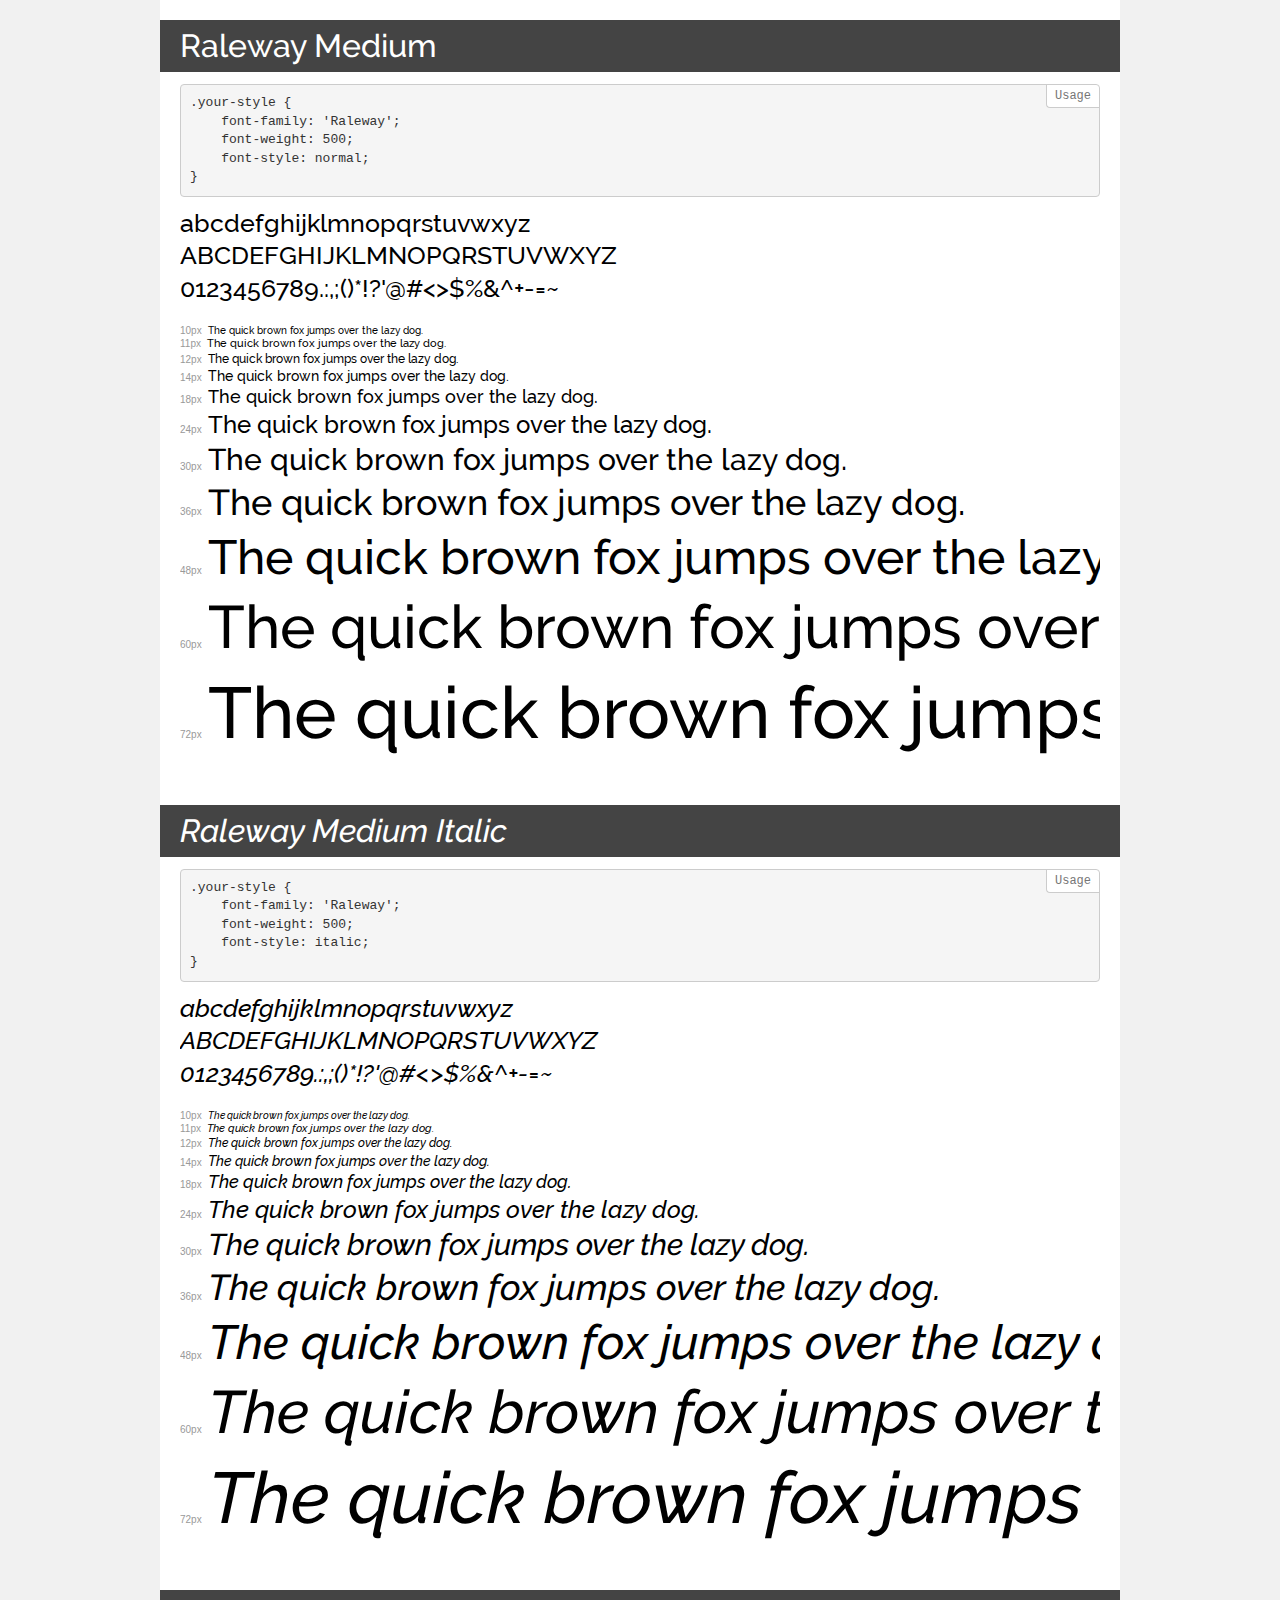
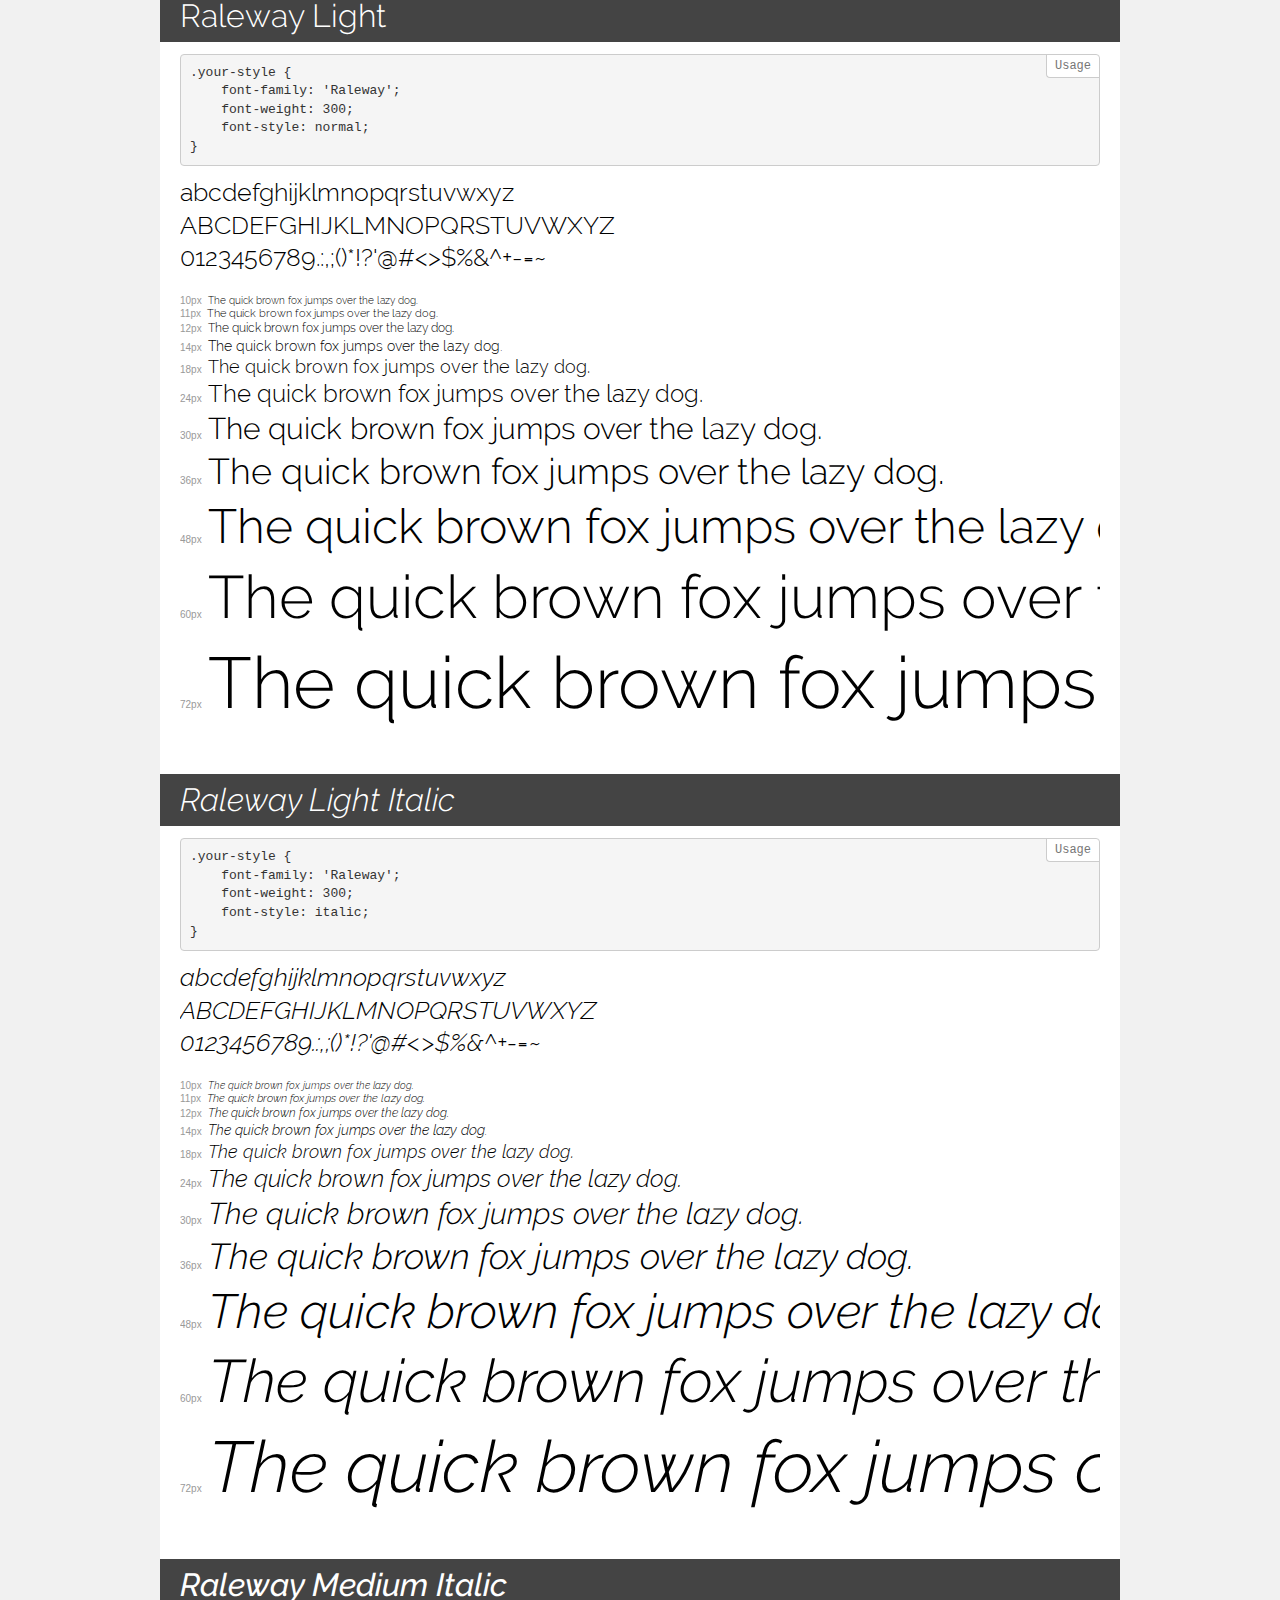
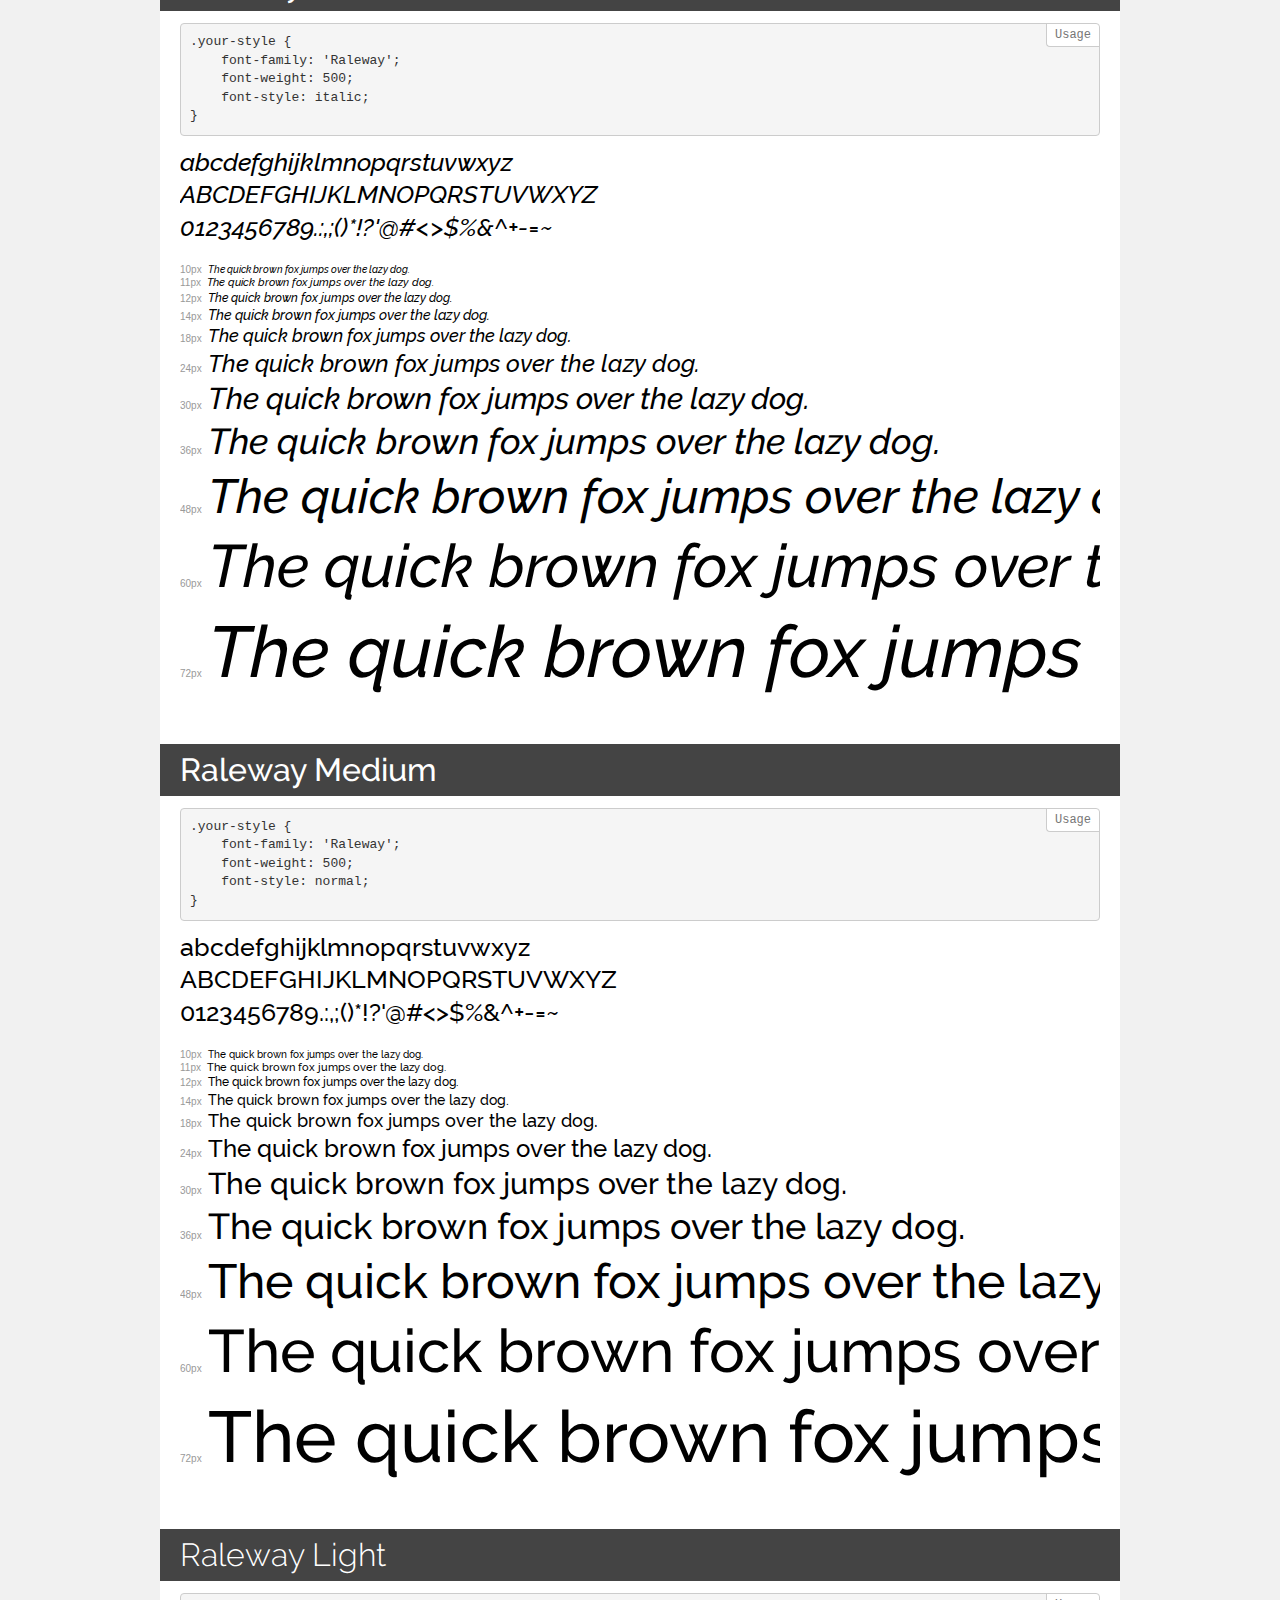
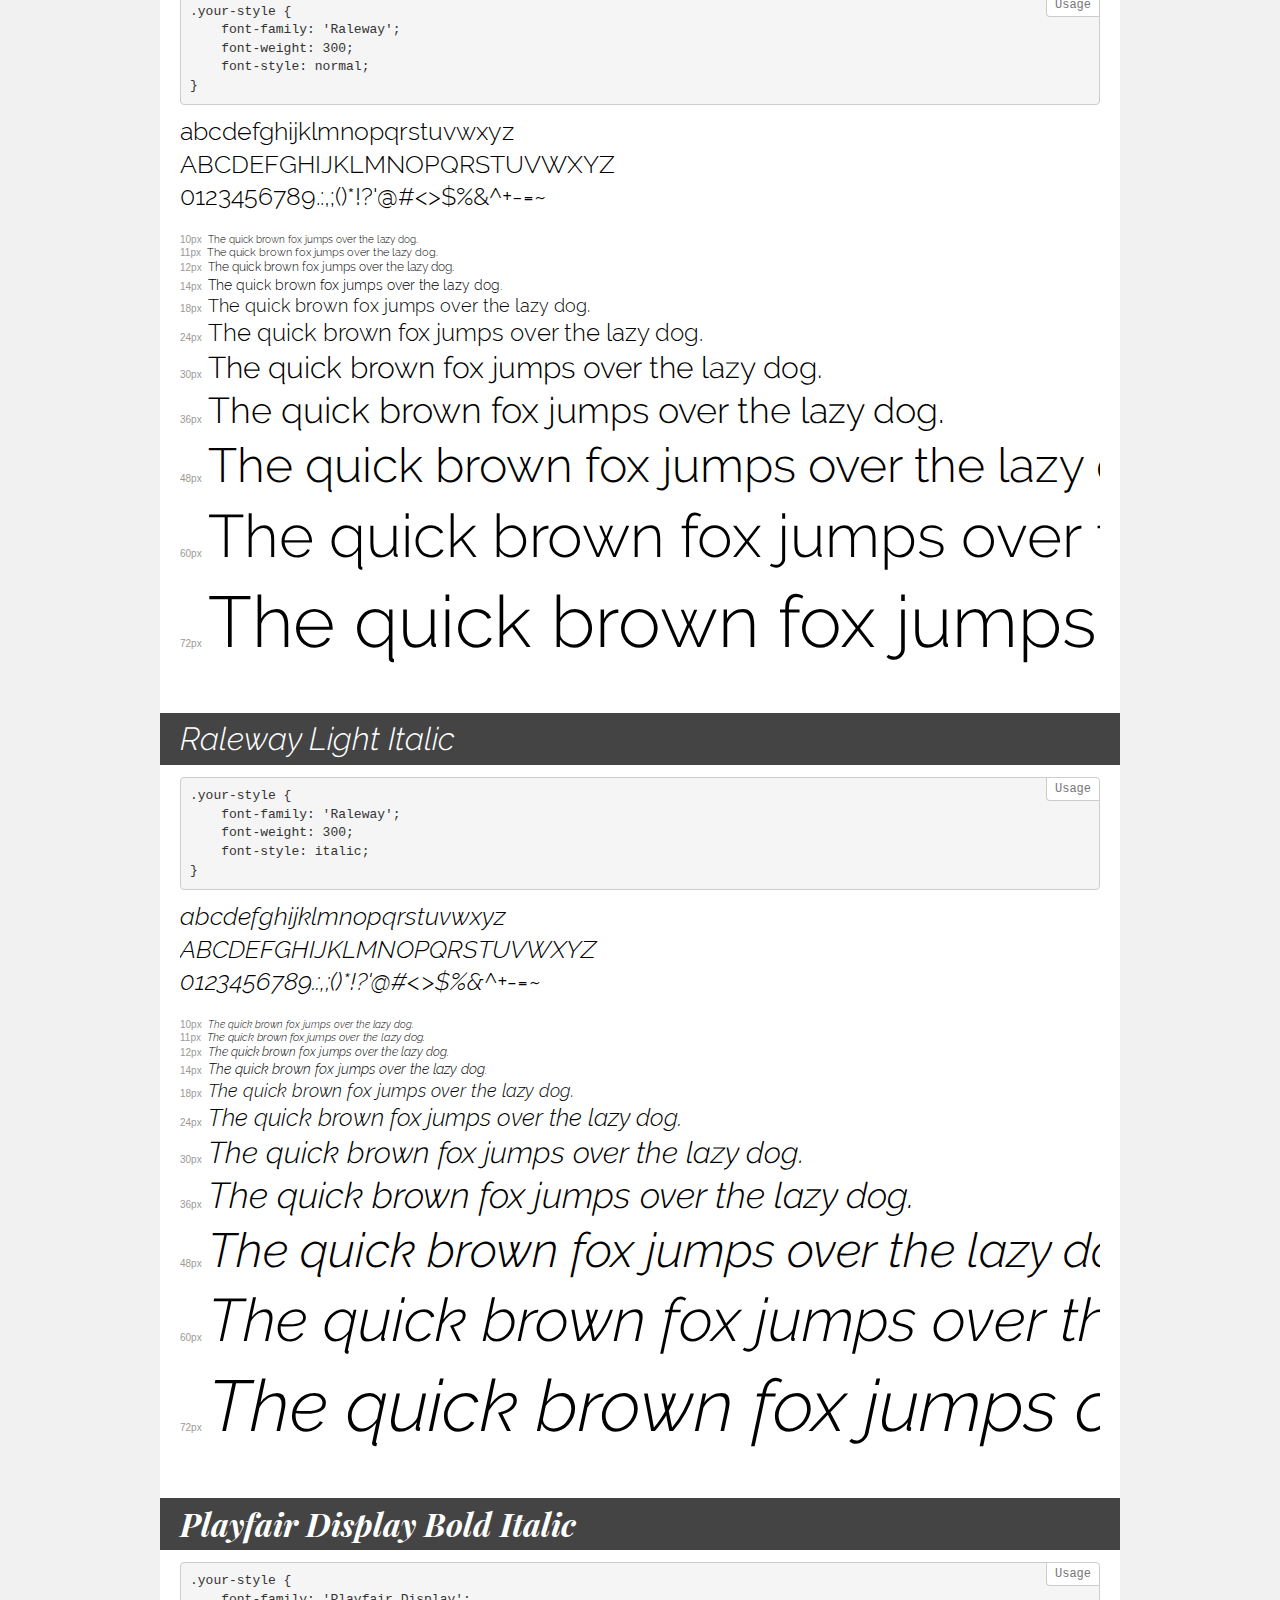
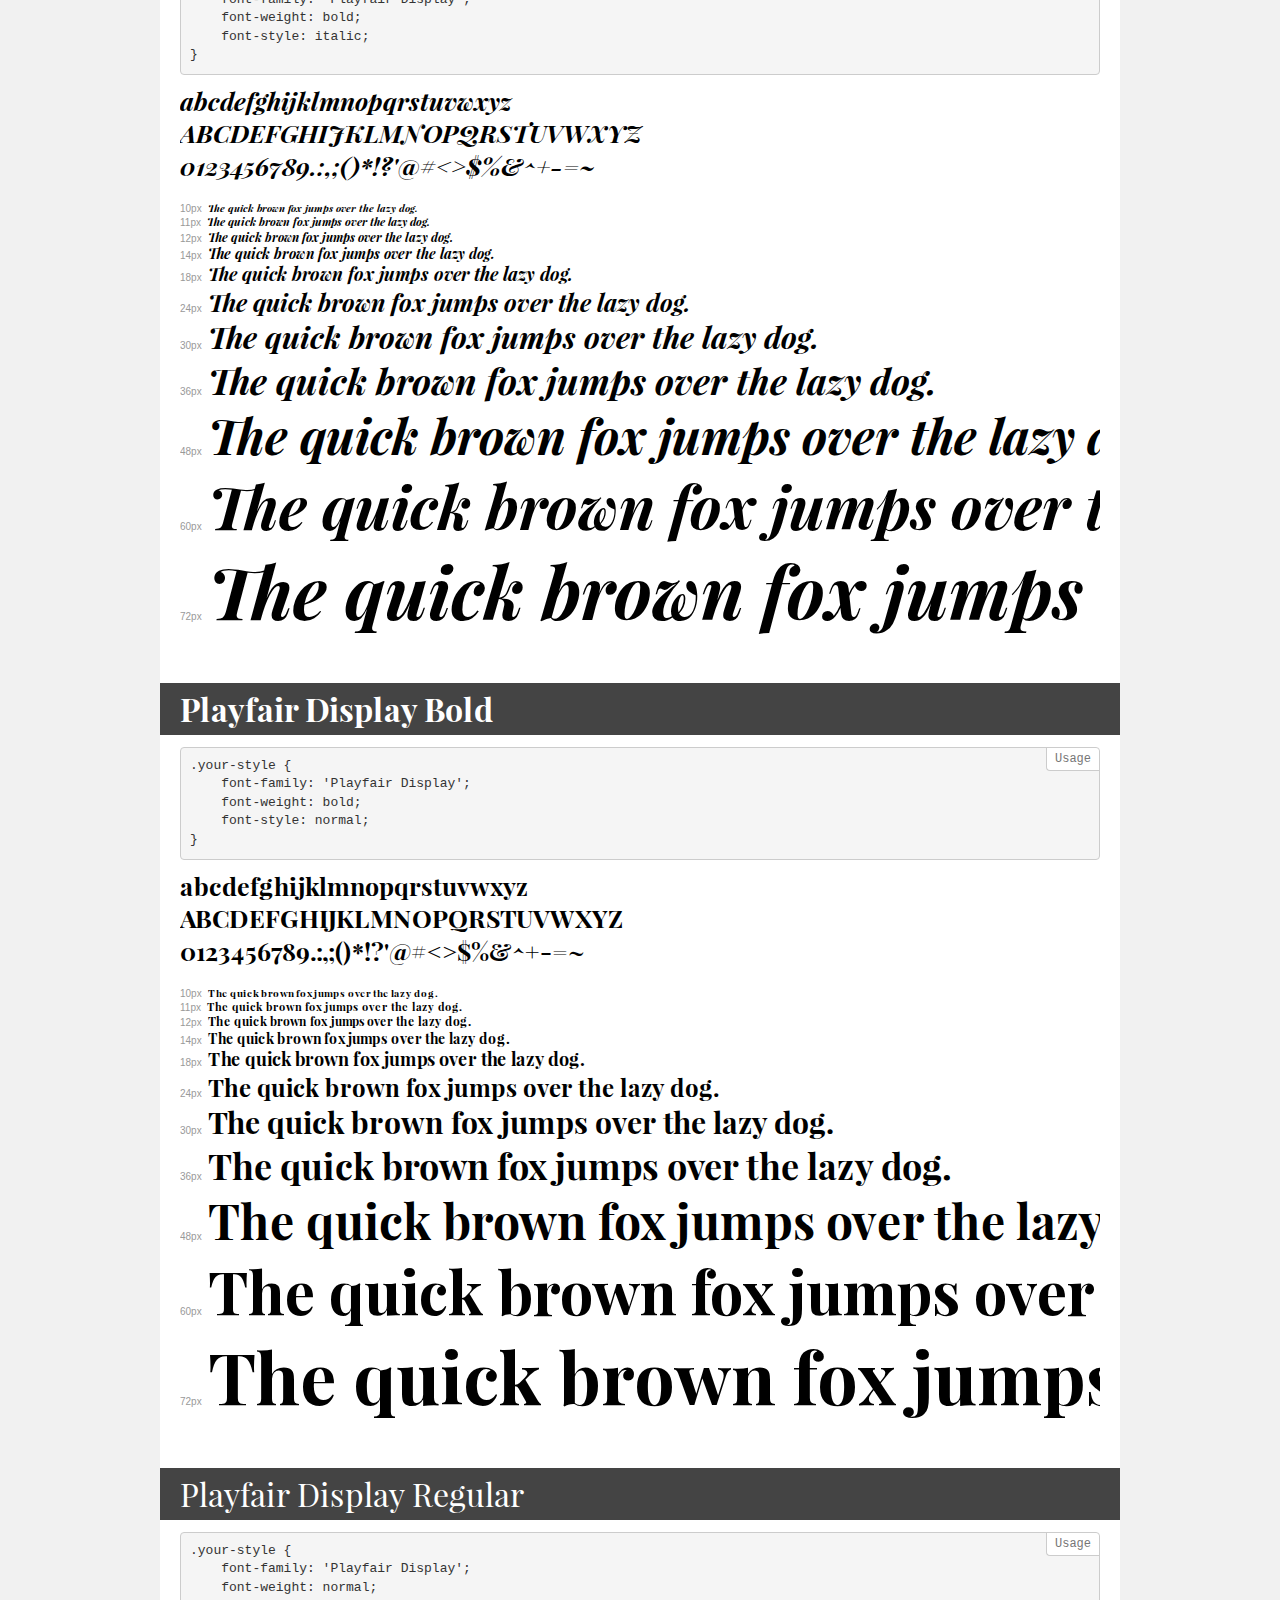
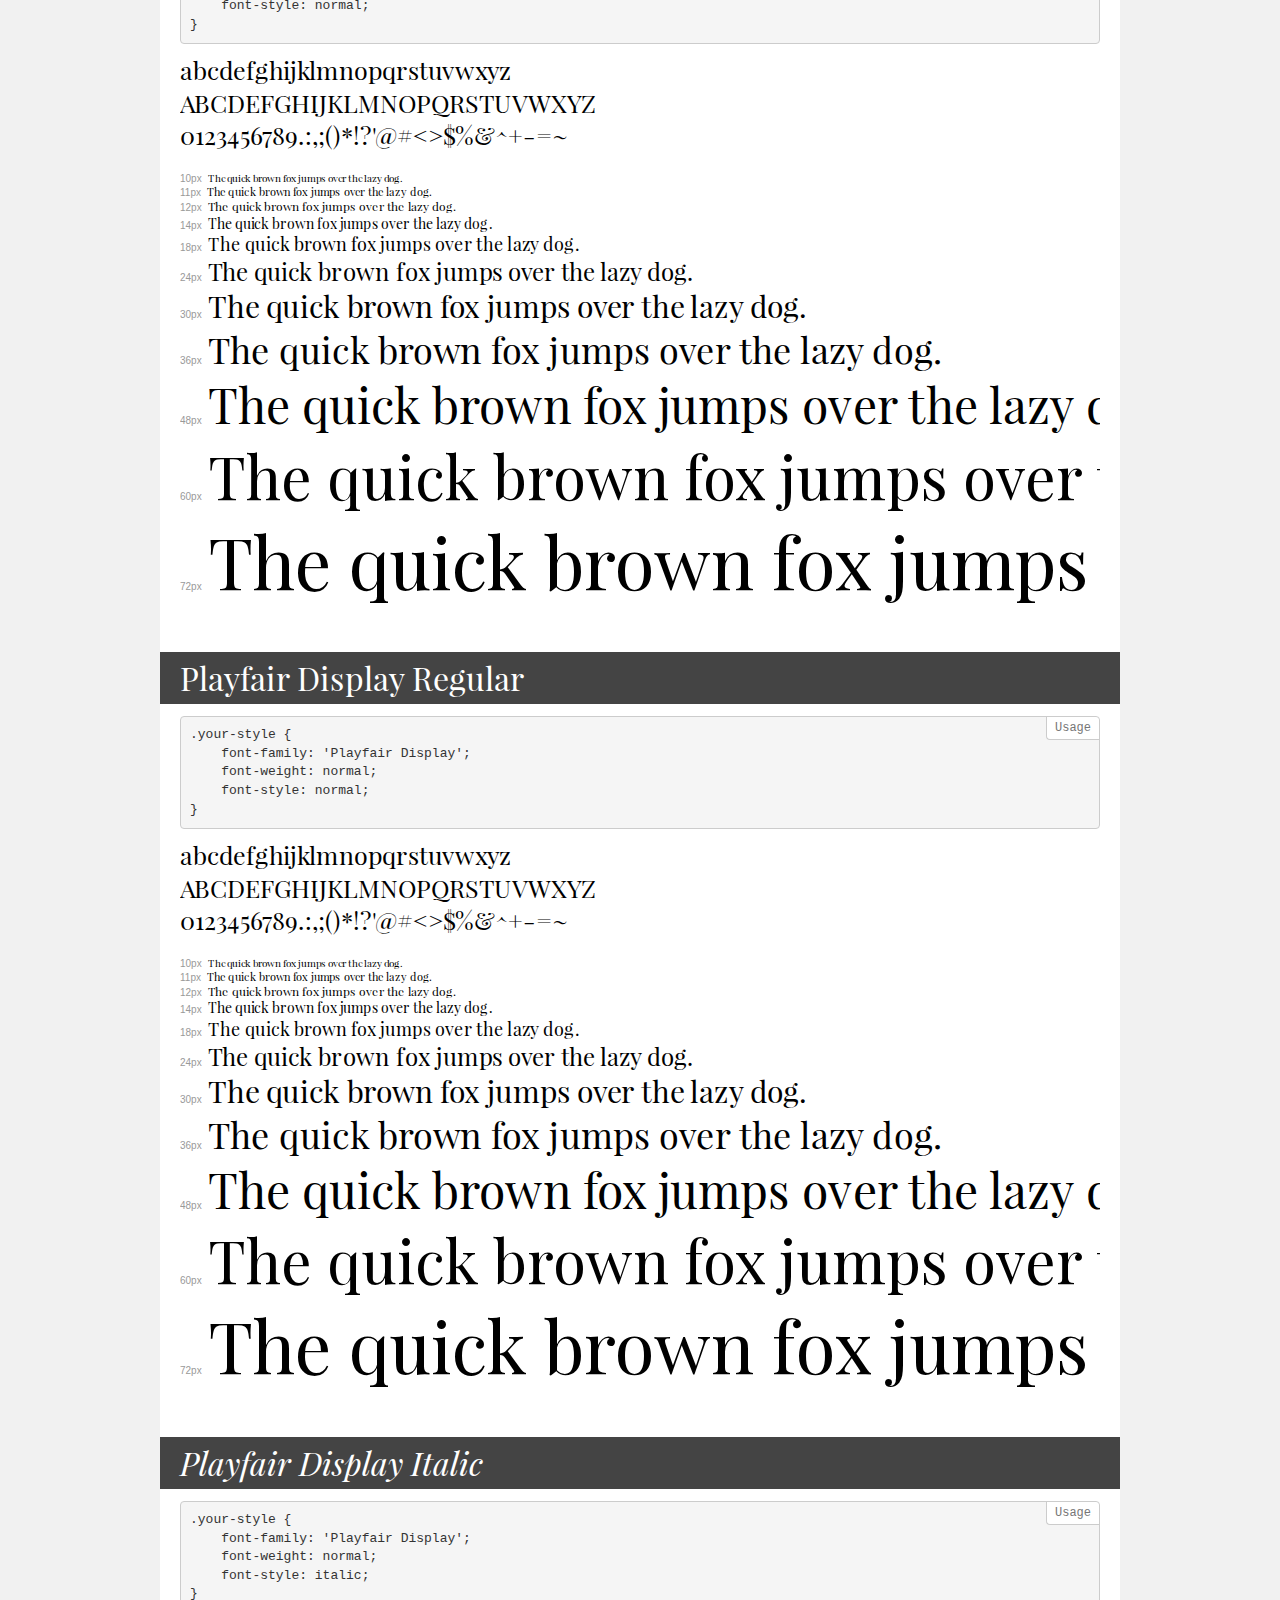
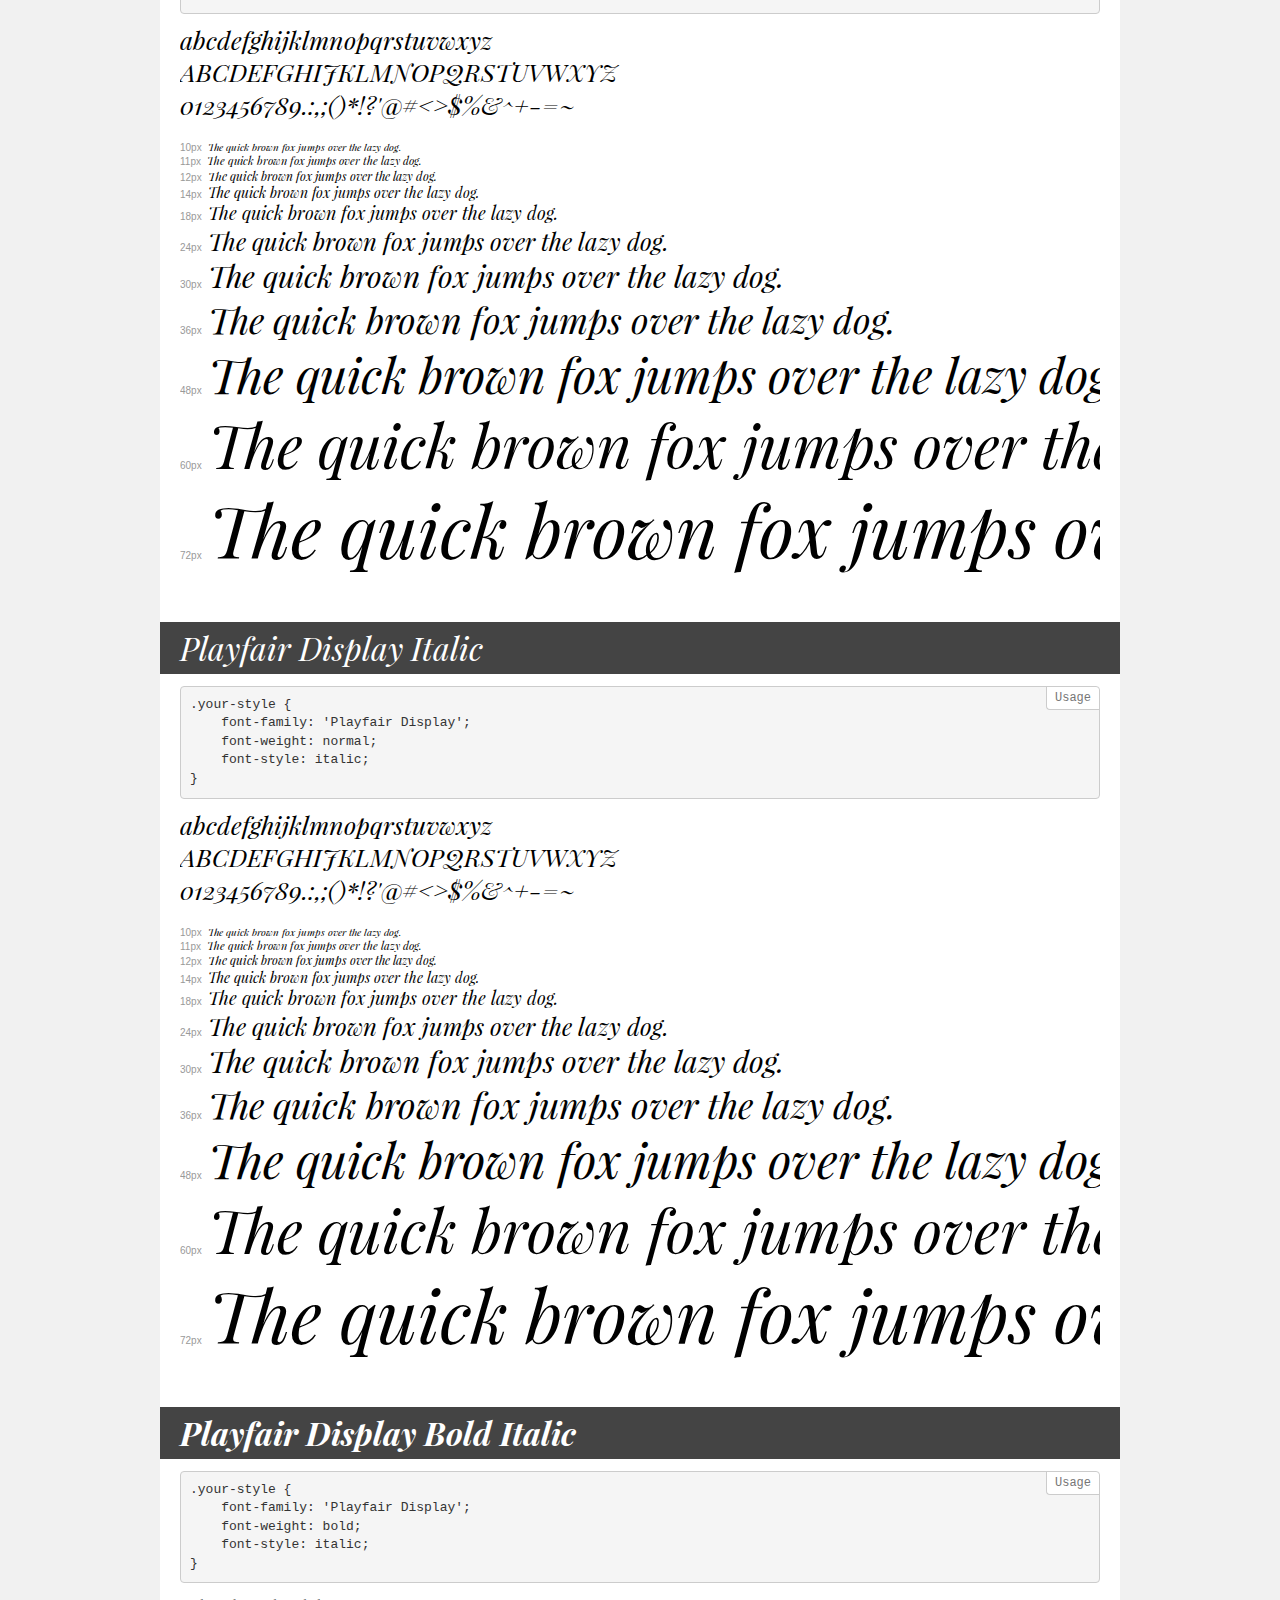
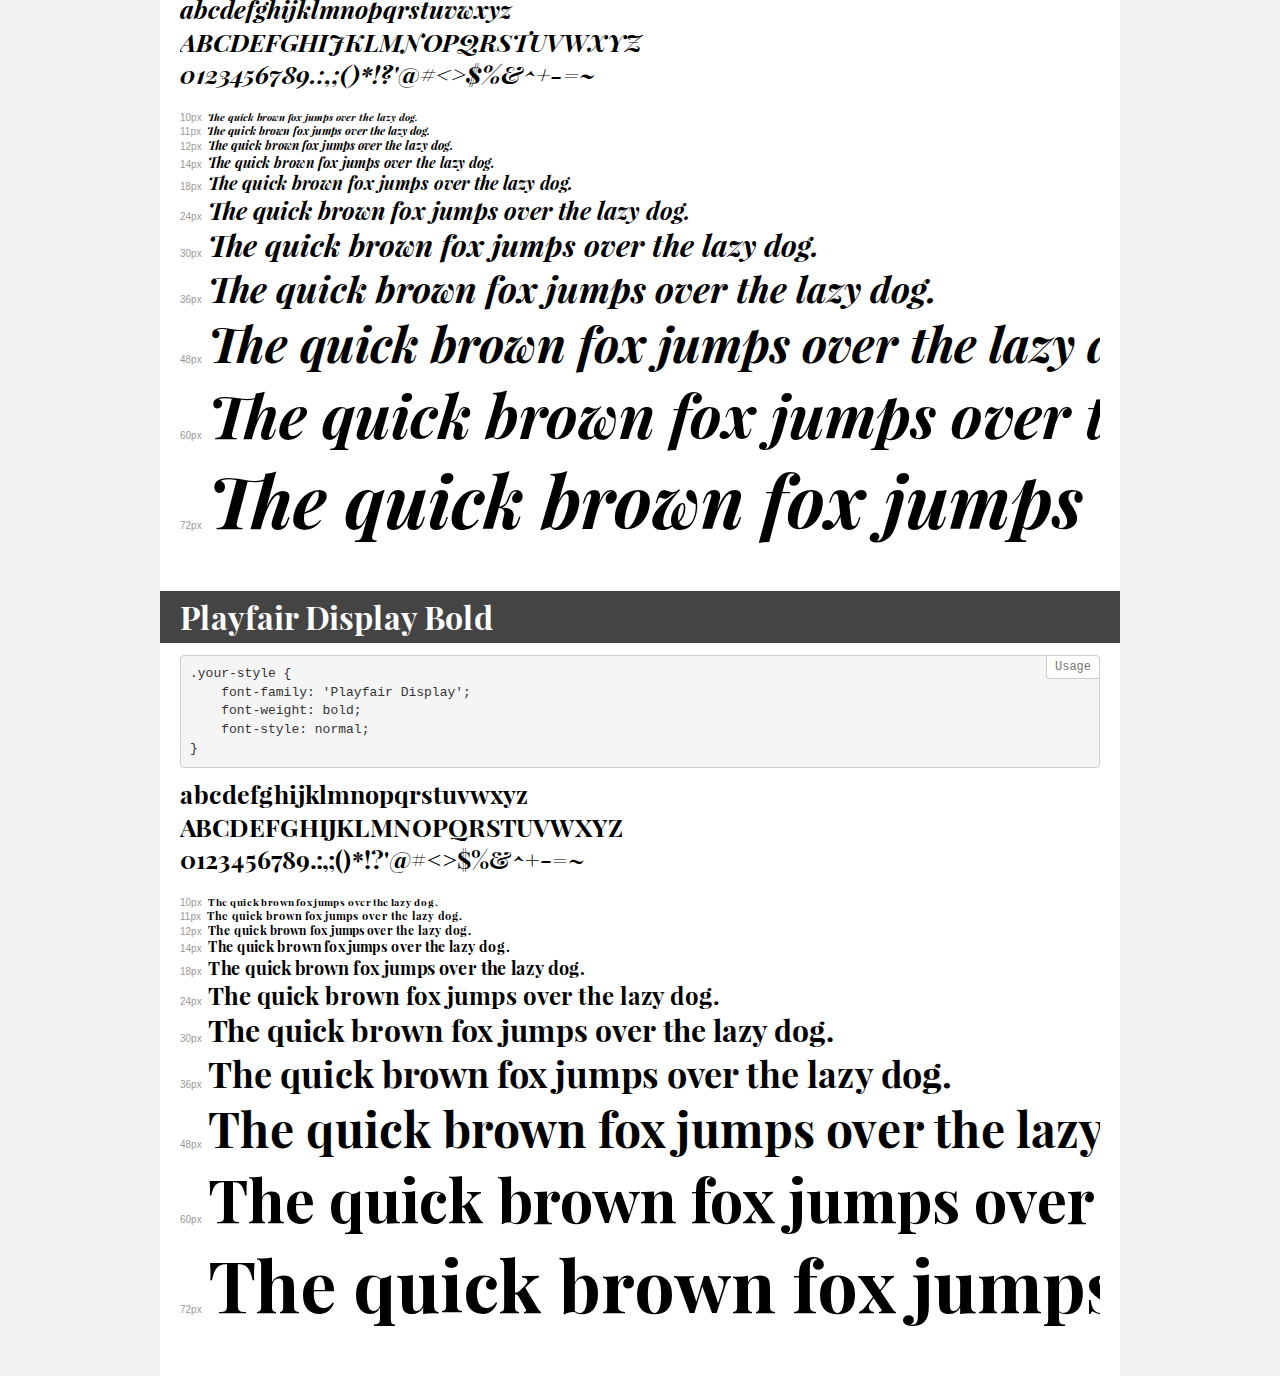
<file: Fonts/demo.html>
<!DOCTYPE html>
<html>
<head>
    <meta charset="utf-8">
    <meta http-equiv="X-UA-Compatible" content="IE=edge">
    <meta name="viewport" content="width=device-width, initial-scale=1">
    <meta name="robots" content="noindex, noarchive">
    <meta name="format-detection" content="telephone=no">
    <title>Transfonter demo</title>
    <link href="stylesheet.css" rel="stylesheet">
    <style>
        /*
        http://meyerweb.com/eric/tools/css/reset/
        v2.0 | 20110126
        License: none (public domain)
        */
        html, body, div, span, applet, object, iframe,
        h1, h2, h3, h4, h5, h6, p, blockquote, pre,
        a, abbr, acronym, address, big, cite, code,
        del, dfn, em, img, ins, kbd, q, s, samp,
        small, strike, strong, sub, sup, tt, var,
        b, u, i, center,
        dl, dt, dd, ol, ul, li,
        fieldset, form, label, legend,
        table, caption, tbody, tfoot, thead, tr, th, td,
        article, aside, canvas, details, embed,
        figure, figcaption, footer, header, hgroup,
        menu, nav, output, ruby, section, summary,
        time, mark, audio, video {
            margin: 0;
            padding: 0;
            border: 0;
            font-size: 100%;
            font: inherit;
            vertical-align: baseline;
        }
        /* HTML5 display-role reset for older browsers */
        article, aside, details, figcaption, figure,
        footer, header, hgroup, menu, nav, section {
            display: block;
        }
        body {
            line-height: 1;
        }
        ol, ul {
            list-style: none;
        }
        blockquote, q {
            quotes: none;
        }
        blockquote:before, blockquote:after,
        q:before, q:after {
            content: '';
            content: none;
        }
        table {
            border-collapse: collapse;
            border-spacing: 0;
        }
        /* common styles */
        body {
            background: #f1f1f1;
            color: #000;
        }
        .page {
            background: #fff;
            width: 920px;
            margin: 0 auto;
            padding: 20px 20px 0 20px;
            overflow: hidden;
        }
        .font-container {
            overflow-x: auto;
            overflow-y: hidden;
            margin-bottom: 40px;
            line-height: 1.3;
            white-space: nowrap;
            padding-bottom: 5px;
        }
        h1 {
            position: relative;
            background: #444;
            font-size: 32px;
            color: #fff;
            padding: 10px 20px;
            margin: 0 -20px 12px -20px;
        }
        .letters {
            font-size: 25px;
            margin-bottom: 20px;
        }
        .s10:before {
            content: '10px';
        }
        .s11:before {
            content: '11px';
        }
        .s12:before {
            content: '12px';
        }
        .s14:before {
            content: '14px';
        }
        .s18:before {
            content: '18px';
        }
        .s24:before {
            content: '24px';
        }
        .s30:before {
            content: '30px';
        }
        .s36:before {
            content: '36px';
        }
        .s48:before {
            content: '48px';
        }
        .s60:before {
            content: '60px';
        }
        .s72:before {
            content: '72px';
        }
        .s10:before, .s11:before, .s12:before, .s14:before,
        .s18:before, .s24:before, .s30:before, .s36:before,
        .s48:before, .s60:before, .s72:before {
            font-family: Arial, sans-serif;
            font-size: 10px;
            font-weight: normal;
            font-style: normal;
            color: #999;
            padding-right: 6px;
        }
        pre {
            display: block;
            position: relative;
            padding: 9px;
            margin: 0 0 10px;
            font-family: Monaco, Menlo, Consolas, "Courier New", monospace !important;
            font-size: 13px;
            line-height: 1.428571429;
            color: #333;
            font-weight: normal !important;
            font-style: normal !important;
            background-color: #f5f5f5;
            border: 1px solid #ccc;
            overflow-x: auto;
            border-radius: 4px;
        }
        pre:after {
            display: block;
            position: absolute;
            right: 0;
            top: 0;
            content: 'Usage';
            line-height: 1;
            padding: 5px 8px;
            font-size: 12px;
            color: #767676;
            background-color: #fff;
            border: 1px solid #ccc;
            border-right: none;
            border-top: none;
            border-radius: 0 4px 0 4px;
            z-index: 10;
        }
        /* responsive */
        @media (max-width: 959px) {
            .page {
                width: auto;
                margin: 0;
            }
        }
    </style>
</head>
<body>
<div class="page">
    <div class="demo" style="font-family: 'Raleway'; font-weight: 500; font-style: normal;">
        <h1>Raleway Medium</h1>
        <pre>.your-style {
    font-family: 'Raleway';
    font-weight: 500;
    font-style: normal;
}</pre>
        <div class="font-container">
            <p class="letters">
                abcdefghijklmnopqrstuvwxyz<br>
ABCDEFGHIJKLMNOPQRSTUVWXYZ<br>
                0123456789.:,;()*!?'@#<>$%&^+-=~
            </p>
            <p class="s10" style="font-size: 10px;">The quick brown fox jumps over the lazy dog.</p>
            <p class="s11" style="font-size: 11px;">The quick brown fox jumps over the lazy dog.</p>
            <p class="s12" style="font-size: 12px;">The quick brown fox jumps over the lazy dog.</p>
            <p class="s14" style="font-size: 14px;">The quick brown fox jumps over the lazy dog.</p>
            <p class="s18" style="font-size: 18px;">The quick brown fox jumps over the lazy dog.</p>
            <p class="s24" style="font-size: 24px;">The quick brown fox jumps over the lazy dog.</p>
            <p class="s30" style="font-size: 30px;">The quick brown fox jumps over the lazy dog.</p>
            <p class="s36" style="font-size: 36px;">The quick brown fox jumps over the lazy dog.</p>
            <p class="s48" style="font-size: 48px;">The quick brown fox jumps over the lazy dog.</p>
            <p class="s60" style="font-size: 60px;">The quick brown fox jumps over the lazy dog.</p>
            <p class="s72" style="font-size: 72px;">The quick brown fox jumps over the lazy dog.</p>
        </div>
    </div>
    <div class="demo" style="font-family: 'Raleway'; font-weight: 500; font-style: italic;">
        <h1>Raleway Medium Italic</h1>
        <pre>.your-style {
    font-family: 'Raleway';
    font-weight: 500;
    font-style: italic;
}</pre>
        <div class="font-container">
            <p class="letters">
                abcdefghijklmnopqrstuvwxyz<br>
ABCDEFGHIJKLMNOPQRSTUVWXYZ<br>
                0123456789.:,;()*!?'@#<>$%&^+-=~
            </p>
            <p class="s10" style="font-size: 10px;">The quick brown fox jumps over the lazy dog.</p>
            <p class="s11" style="font-size: 11px;">The quick brown fox jumps over the lazy dog.</p>
            <p class="s12" style="font-size: 12px;">The quick brown fox jumps over the lazy dog.</p>
            <p class="s14" style="font-size: 14px;">The quick brown fox jumps over the lazy dog.</p>
            <p class="s18" style="font-size: 18px;">The quick brown fox jumps over the lazy dog.</p>
            <p class="s24" style="font-size: 24px;">The quick brown fox jumps over the lazy dog.</p>
            <p class="s30" style="font-size: 30px;">The quick brown fox jumps over the lazy dog.</p>
            <p class="s36" style="font-size: 36px;">The quick brown fox jumps over the lazy dog.</p>
            <p class="s48" style="font-size: 48px;">The quick brown fox jumps over the lazy dog.</p>
            <p class="s60" style="font-size: 60px;">The quick brown fox jumps over the lazy dog.</p>
            <p class="s72" style="font-size: 72px;">The quick brown fox jumps over the lazy dog.</p>
        </div>
    </div>
    <div class="demo" style="font-family: 'Raleway'; font-weight: 300; font-style: normal;">
        <h1>Raleway Light</h1>
        <pre>.your-style {
    font-family: 'Raleway';
    font-weight: 300;
    font-style: normal;
}</pre>
        <div class="font-container">
            <p class="letters">
                abcdefghijklmnopqrstuvwxyz<br>
ABCDEFGHIJKLMNOPQRSTUVWXYZ<br>
                0123456789.:,;()*!?'@#<>$%&^+-=~
            </p>
            <p class="s10" style="font-size: 10px;">The quick brown fox jumps over the lazy dog.</p>
            <p class="s11" style="font-size: 11px;">The quick brown fox jumps over the lazy dog.</p>
            <p class="s12" style="font-size: 12px;">The quick brown fox jumps over the lazy dog.</p>
            <p class="s14" style="font-size: 14px;">The quick brown fox jumps over the lazy dog.</p>
            <p class="s18" style="font-size: 18px;">The quick brown fox jumps over the lazy dog.</p>
            <p class="s24" style="font-size: 24px;">The quick brown fox jumps over the lazy dog.</p>
            <p class="s30" style="font-size: 30px;">The quick brown fox jumps over the lazy dog.</p>
            <p class="s36" style="font-size: 36px;">The quick brown fox jumps over the lazy dog.</p>
            <p class="s48" style="font-size: 48px;">The quick brown fox jumps over the lazy dog.</p>
            <p class="s60" style="font-size: 60px;">The quick brown fox jumps over the lazy dog.</p>
            <p class="s72" style="font-size: 72px;">The quick brown fox jumps over the lazy dog.</p>
        </div>
    </div>
    <div class="demo" style="font-family: 'Raleway'; font-weight: 300; font-style: italic;">
        <h1>Raleway Light Italic</h1>
        <pre>.your-style {
    font-family: 'Raleway';
    font-weight: 300;
    font-style: italic;
}</pre>
        <div class="font-container">
            <p class="letters">
                abcdefghijklmnopqrstuvwxyz<br>
ABCDEFGHIJKLMNOPQRSTUVWXYZ<br>
                0123456789.:,;()*!?'@#<>$%&^+-=~
            </p>
            <p class="s10" style="font-size: 10px;">The quick brown fox jumps over the lazy dog.</p>
            <p class="s11" style="font-size: 11px;">The quick brown fox jumps over the lazy dog.</p>
            <p class="s12" style="font-size: 12px;">The quick brown fox jumps over the lazy dog.</p>
            <p class="s14" style="font-size: 14px;">The quick brown fox jumps over the lazy dog.</p>
            <p class="s18" style="font-size: 18px;">The quick brown fox jumps over the lazy dog.</p>
            <p class="s24" style="font-size: 24px;">The quick brown fox jumps over the lazy dog.</p>
            <p class="s30" style="font-size: 30px;">The quick brown fox jumps over the lazy dog.</p>
            <p class="s36" style="font-size: 36px;">The quick brown fox jumps over the lazy dog.</p>
            <p class="s48" style="font-size: 48px;">The quick brown fox jumps over the lazy dog.</p>
            <p class="s60" style="font-size: 60px;">The quick brown fox jumps over the lazy dog.</p>
            <p class="s72" style="font-size: 72px;">The quick brown fox jumps over the lazy dog.</p>
        </div>
    </div>
    <div class="demo" style="font-family: 'Raleway'; font-weight: 500; font-style: italic;">
        <h1>Raleway Medium Italic</h1>
        <pre>.your-style {
    font-family: 'Raleway';
    font-weight: 500;
    font-style: italic;
}</pre>
        <div class="font-container">
            <p class="letters">
                abcdefghijklmnopqrstuvwxyz<br>
ABCDEFGHIJKLMNOPQRSTUVWXYZ<br>
                0123456789.:,;()*!?'@#<>$%&^+-=~
            </p>
            <p class="s10" style="font-size: 10px;">The quick brown fox jumps over the lazy dog.</p>
            <p class="s11" style="font-size: 11px;">The quick brown fox jumps over the lazy dog.</p>
            <p class="s12" style="font-size: 12px;">The quick brown fox jumps over the lazy dog.</p>
            <p class="s14" style="font-size: 14px;">The quick brown fox jumps over the lazy dog.</p>
            <p class="s18" style="font-size: 18px;">The quick brown fox jumps over the lazy dog.</p>
            <p class="s24" style="font-size: 24px;">The quick brown fox jumps over the lazy dog.</p>
            <p class="s30" style="font-size: 30px;">The quick brown fox jumps over the lazy dog.</p>
            <p class="s36" style="font-size: 36px;">The quick brown fox jumps over the lazy dog.</p>
            <p class="s48" style="font-size: 48px;">The quick brown fox jumps over the lazy dog.</p>
            <p class="s60" style="font-size: 60px;">The quick brown fox jumps over the lazy dog.</p>
            <p class="s72" style="font-size: 72px;">The quick brown fox jumps over the lazy dog.</p>
        </div>
    </div>
    <div class="demo" style="font-family: 'Raleway'; font-weight: 500; font-style: normal;">
        <h1>Raleway Medium</h1>
        <pre>.your-style {
    font-family: 'Raleway';
    font-weight: 500;
    font-style: normal;
}</pre>
        <div class="font-container">
            <p class="letters">
                abcdefghijklmnopqrstuvwxyz<br>
ABCDEFGHIJKLMNOPQRSTUVWXYZ<br>
                0123456789.:,;()*!?'@#<>$%&^+-=~
            </p>
            <p class="s10" style="font-size: 10px;">The quick brown fox jumps over the lazy dog.</p>
            <p class="s11" style="font-size: 11px;">The quick brown fox jumps over the lazy dog.</p>
            <p class="s12" style="font-size: 12px;">The quick brown fox jumps over the lazy dog.</p>
            <p class="s14" style="font-size: 14px;">The quick brown fox jumps over the lazy dog.</p>
            <p class="s18" style="font-size: 18px;">The quick brown fox jumps over the lazy dog.</p>
            <p class="s24" style="font-size: 24px;">The quick brown fox jumps over the lazy dog.</p>
            <p class="s30" style="font-size: 30px;">The quick brown fox jumps over the lazy dog.</p>
            <p class="s36" style="font-size: 36px;">The quick brown fox jumps over the lazy dog.</p>
            <p class="s48" style="font-size: 48px;">The quick brown fox jumps over the lazy dog.</p>
            <p class="s60" style="font-size: 60px;">The quick brown fox jumps over the lazy dog.</p>
            <p class="s72" style="font-size: 72px;">The quick brown fox jumps over the lazy dog.</p>
        </div>
    </div>
    <div class="demo" style="font-family: 'Raleway'; font-weight: 300; font-style: normal;">
        <h1>Raleway Light</h1>
        <pre>.your-style {
    font-family: 'Raleway';
    font-weight: 300;
    font-style: normal;
}</pre>
        <div class="font-container">
            <p class="letters">
                abcdefghijklmnopqrstuvwxyz<br>
ABCDEFGHIJKLMNOPQRSTUVWXYZ<br>
                0123456789.:,;()*!?'@#<>$%&^+-=~
            </p>
            <p class="s10" style="font-size: 10px;">The quick brown fox jumps over the lazy dog.</p>
            <p class="s11" style="font-size: 11px;">The quick brown fox jumps over the lazy dog.</p>
            <p class="s12" style="font-size: 12px;">The quick brown fox jumps over the lazy dog.</p>
            <p class="s14" style="font-size: 14px;">The quick brown fox jumps over the lazy dog.</p>
            <p class="s18" style="font-size: 18px;">The quick brown fox jumps over the lazy dog.</p>
            <p class="s24" style="font-size: 24px;">The quick brown fox jumps over the lazy dog.</p>
            <p class="s30" style="font-size: 30px;">The quick brown fox jumps over the lazy dog.</p>
            <p class="s36" style="font-size: 36px;">The quick brown fox jumps over the lazy dog.</p>
            <p class="s48" style="font-size: 48px;">The quick brown fox jumps over the lazy dog.</p>
            <p class="s60" style="font-size: 60px;">The quick brown fox jumps over the lazy dog.</p>
            <p class="s72" style="font-size: 72px;">The quick brown fox jumps over the lazy dog.</p>
        </div>
    </div>
    <div class="demo" style="font-family: 'Raleway'; font-weight: 300; font-style: italic;">
        <h1>Raleway Light Italic</h1>
        <pre>.your-style {
    font-family: 'Raleway';
    font-weight: 300;
    font-style: italic;
}</pre>
        <div class="font-container">
            <p class="letters">
                abcdefghijklmnopqrstuvwxyz<br>
ABCDEFGHIJKLMNOPQRSTUVWXYZ<br>
                0123456789.:,;()*!?'@#<>$%&^+-=~
            </p>
            <p class="s10" style="font-size: 10px;">The quick brown fox jumps over the lazy dog.</p>
            <p class="s11" style="font-size: 11px;">The quick brown fox jumps over the lazy dog.</p>
            <p class="s12" style="font-size: 12px;">The quick brown fox jumps over the lazy dog.</p>
            <p class="s14" style="font-size: 14px;">The quick brown fox jumps over the lazy dog.</p>
            <p class="s18" style="font-size: 18px;">The quick brown fox jumps over the lazy dog.</p>
            <p class="s24" style="font-size: 24px;">The quick brown fox jumps over the lazy dog.</p>
            <p class="s30" style="font-size: 30px;">The quick brown fox jumps over the lazy dog.</p>
            <p class="s36" style="font-size: 36px;">The quick brown fox jumps over the lazy dog.</p>
            <p class="s48" style="font-size: 48px;">The quick brown fox jumps over the lazy dog.</p>
            <p class="s60" style="font-size: 60px;">The quick brown fox jumps over the lazy dog.</p>
            <p class="s72" style="font-size: 72px;">The quick brown fox jumps over the lazy dog.</p>
        </div>
    </div>
    <div class="demo" style="font-family: 'Playfair Display'; font-weight: bold; font-style: italic;">
        <h1>Playfair Display Bold Italic</h1>
        <pre>.your-style {
    font-family: 'Playfair Display';
    font-weight: bold;
    font-style: italic;
}</pre>
        <div class="font-container">
            <p class="letters">
                abcdefghijklmnopqrstuvwxyz<br>
ABCDEFGHIJKLMNOPQRSTUVWXYZ<br>
                0123456789.:,;()*!?'@#<>$%&^+-=~
            </p>
            <p class="s10" style="font-size: 10px;">The quick brown fox jumps over the lazy dog.</p>
            <p class="s11" style="font-size: 11px;">The quick brown fox jumps over the lazy dog.</p>
            <p class="s12" style="font-size: 12px;">The quick brown fox jumps over the lazy dog.</p>
            <p class="s14" style="font-size: 14px;">The quick brown fox jumps over the lazy dog.</p>
            <p class="s18" style="font-size: 18px;">The quick brown fox jumps over the lazy dog.</p>
            <p class="s24" style="font-size: 24px;">The quick brown fox jumps over the lazy dog.</p>
            <p class="s30" style="font-size: 30px;">The quick brown fox jumps over the lazy dog.</p>
            <p class="s36" style="font-size: 36px;">The quick brown fox jumps over the lazy dog.</p>
            <p class="s48" style="font-size: 48px;">The quick brown fox jumps over the lazy dog.</p>
            <p class="s60" style="font-size: 60px;">The quick brown fox jumps over the lazy dog.</p>
            <p class="s72" style="font-size: 72px;">The quick brown fox jumps over the lazy dog.</p>
        </div>
    </div>
    <div class="demo" style="font-family: 'Playfair Display'; font-weight: bold; font-style: normal;">
        <h1>Playfair Display Bold</h1>
        <pre>.your-style {
    font-family: 'Playfair Display';
    font-weight: bold;
    font-style: normal;
}</pre>
        <div class="font-container">
            <p class="letters">
                abcdefghijklmnopqrstuvwxyz<br>
ABCDEFGHIJKLMNOPQRSTUVWXYZ<br>
                0123456789.:,;()*!?'@#<>$%&^+-=~
            </p>
            <p class="s10" style="font-size: 10px;">The quick brown fox jumps over the lazy dog.</p>
            <p class="s11" style="font-size: 11px;">The quick brown fox jumps over the lazy dog.</p>
            <p class="s12" style="font-size: 12px;">The quick brown fox jumps over the lazy dog.</p>
            <p class="s14" style="font-size: 14px;">The quick brown fox jumps over the lazy dog.</p>
            <p class="s18" style="font-size: 18px;">The quick brown fox jumps over the lazy dog.</p>
            <p class="s24" style="font-size: 24px;">The quick brown fox jumps over the lazy dog.</p>
            <p class="s30" style="font-size: 30px;">The quick brown fox jumps over the lazy dog.</p>
            <p class="s36" style="font-size: 36px;">The quick brown fox jumps over the lazy dog.</p>
            <p class="s48" style="font-size: 48px;">The quick brown fox jumps over the lazy dog.</p>
            <p class="s60" style="font-size: 60px;">The quick brown fox jumps over the lazy dog.</p>
            <p class="s72" style="font-size: 72px;">The quick brown fox jumps over the lazy dog.</p>
        </div>
    </div>
    <div class="demo" style="font-family: 'Playfair Display'; font-weight: normal; font-style: normal;">
        <h1>Playfair Display Regular</h1>
        <pre>.your-style {
    font-family: 'Playfair Display';
    font-weight: normal;
    font-style: normal;
}</pre>
        <div class="font-container">
            <p class="letters">
                abcdefghijklmnopqrstuvwxyz<br>
ABCDEFGHIJKLMNOPQRSTUVWXYZ<br>
                0123456789.:,;()*!?'@#<>$%&^+-=~
            </p>
            <p class="s10" style="font-size: 10px;">The quick brown fox jumps over the lazy dog.</p>
            <p class="s11" style="font-size: 11px;">The quick brown fox jumps over the lazy dog.</p>
            <p class="s12" style="font-size: 12px;">The quick brown fox jumps over the lazy dog.</p>
            <p class="s14" style="font-size: 14px;">The quick brown fox jumps over the lazy dog.</p>
            <p class="s18" style="font-size: 18px;">The quick brown fox jumps over the lazy dog.</p>
            <p class="s24" style="font-size: 24px;">The quick brown fox jumps over the lazy dog.</p>
            <p class="s30" style="font-size: 30px;">The quick brown fox jumps over the lazy dog.</p>
            <p class="s36" style="font-size: 36px;">The quick brown fox jumps over the lazy dog.</p>
            <p class="s48" style="font-size: 48px;">The quick brown fox jumps over the lazy dog.</p>
            <p class="s60" style="font-size: 60px;">The quick brown fox jumps over the lazy dog.</p>
            <p class="s72" style="font-size: 72px;">The quick brown fox jumps over the lazy dog.</p>
        </div>
    </div>
    <div class="demo" style="font-family: 'Playfair Display'; font-weight: normal; font-style: normal;">
        <h1>Playfair Display Regular</h1>
        <pre>.your-style {
    font-family: 'Playfair Display';
    font-weight: normal;
    font-style: normal;
}</pre>
        <div class="font-container">
            <p class="letters">
                abcdefghijklmnopqrstuvwxyz<br>
ABCDEFGHIJKLMNOPQRSTUVWXYZ<br>
                0123456789.:,;()*!?'@#<>$%&^+-=~
            </p>
            <p class="s10" style="font-size: 10px;">The quick brown fox jumps over the lazy dog.</p>
            <p class="s11" style="font-size: 11px;">The quick brown fox jumps over the lazy dog.</p>
            <p class="s12" style="font-size: 12px;">The quick brown fox jumps over the lazy dog.</p>
            <p class="s14" style="font-size: 14px;">The quick brown fox jumps over the lazy dog.</p>
            <p class="s18" style="font-size: 18px;">The quick brown fox jumps over the lazy dog.</p>
            <p class="s24" style="font-size: 24px;">The quick brown fox jumps over the lazy dog.</p>
            <p class="s30" style="font-size: 30px;">The quick brown fox jumps over the lazy dog.</p>
            <p class="s36" style="font-size: 36px;">The quick brown fox jumps over the lazy dog.</p>
            <p class="s48" style="font-size: 48px;">The quick brown fox jumps over the lazy dog.</p>
            <p class="s60" style="font-size: 60px;">The quick brown fox jumps over the lazy dog.</p>
            <p class="s72" style="font-size: 72px;">The quick brown fox jumps over the lazy dog.</p>
        </div>
    </div>
    <div class="demo" style="font-family: 'Playfair Display'; font-weight: normal; font-style: italic;">
        <h1>Playfair Display Italic</h1>
        <pre>.your-style {
    font-family: 'Playfair Display';
    font-weight: normal;
    font-style: italic;
}</pre>
        <div class="font-container">
            <p class="letters">
                abcdefghijklmnopqrstuvwxyz<br>
ABCDEFGHIJKLMNOPQRSTUVWXYZ<br>
                0123456789.:,;()*!?'@#<>$%&^+-=~
            </p>
            <p class="s10" style="font-size: 10px;">The quick brown fox jumps over the lazy dog.</p>
            <p class="s11" style="font-size: 11px;">The quick brown fox jumps over the lazy dog.</p>
            <p class="s12" style="font-size: 12px;">The quick brown fox jumps over the lazy dog.</p>
            <p class="s14" style="font-size: 14px;">The quick brown fox jumps over the lazy dog.</p>
            <p class="s18" style="font-size: 18px;">The quick brown fox jumps over the lazy dog.</p>
            <p class="s24" style="font-size: 24px;">The quick brown fox jumps over the lazy dog.</p>
            <p class="s30" style="font-size: 30px;">The quick brown fox jumps over the lazy dog.</p>
            <p class="s36" style="font-size: 36px;">The quick brown fox jumps over the lazy dog.</p>
            <p class="s48" style="font-size: 48px;">The quick brown fox jumps over the lazy dog.</p>
            <p class="s60" style="font-size: 60px;">The quick brown fox jumps over the lazy dog.</p>
            <p class="s72" style="font-size: 72px;">The quick brown fox jumps over the lazy dog.</p>
        </div>
    </div>
    <div class="demo" style="font-family: 'Playfair Display'; font-weight: normal; font-style: italic;">
        <h1>Playfair Display Italic</h1>
        <pre>.your-style {
    font-family: 'Playfair Display';
    font-weight: normal;
    font-style: italic;
}</pre>
        <div class="font-container">
            <p class="letters">
                abcdefghijklmnopqrstuvwxyz<br>
ABCDEFGHIJKLMNOPQRSTUVWXYZ<br>
                0123456789.:,;()*!?'@#<>$%&^+-=~
            </p>
            <p class="s10" style="font-size: 10px;">The quick brown fox jumps over the lazy dog.</p>
            <p class="s11" style="font-size: 11px;">The quick brown fox jumps over the lazy dog.</p>
            <p class="s12" style="font-size: 12px;">The quick brown fox jumps over the lazy dog.</p>
            <p class="s14" style="font-size: 14px;">The quick brown fox jumps over the lazy dog.</p>
            <p class="s18" style="font-size: 18px;">The quick brown fox jumps over the lazy dog.</p>
            <p class="s24" style="font-size: 24px;">The quick brown fox jumps over the lazy dog.</p>
            <p class="s30" style="font-size: 30px;">The quick brown fox jumps over the lazy dog.</p>
            <p class="s36" style="font-size: 36px;">The quick brown fox jumps over the lazy dog.</p>
            <p class="s48" style="font-size: 48px;">The quick brown fox jumps over the lazy dog.</p>
            <p class="s60" style="font-size: 60px;">The quick brown fox jumps over the lazy dog.</p>
            <p class="s72" style="font-size: 72px;">The quick brown fox jumps over the lazy dog.</p>
        </div>
    </div>
    <div class="demo" style="font-family: 'Playfair Display'; font-weight: bold; font-style: italic;">
        <h1>Playfair Display Bold Italic</h1>
        <pre>.your-style {
    font-family: 'Playfair Display';
    font-weight: bold;
    font-style: italic;
}</pre>
        <div class="font-container">
            <p class="letters">
                abcdefghijklmnopqrstuvwxyz<br>
ABCDEFGHIJKLMNOPQRSTUVWXYZ<br>
                0123456789.:,;()*!?'@#<>$%&^+-=~
            </p>
            <p class="s10" style="font-size: 10px;">The quick brown fox jumps over the lazy dog.</p>
            <p class="s11" style="font-size: 11px;">The quick brown fox jumps over the lazy dog.</p>
            <p class="s12" style="font-size: 12px;">The quick brown fox jumps over the lazy dog.</p>
            <p class="s14" style="font-size: 14px;">The quick brown fox jumps over the lazy dog.</p>
            <p class="s18" style="font-size: 18px;">The quick brown fox jumps over the lazy dog.</p>
            <p class="s24" style="font-size: 24px;">The quick brown fox jumps over the lazy dog.</p>
            <p class="s30" style="font-size: 30px;">The quick brown fox jumps over the lazy dog.</p>
            <p class="s36" style="font-size: 36px;">The quick brown fox jumps over the lazy dog.</p>
            <p class="s48" style="font-size: 48px;">The quick brown fox jumps over the lazy dog.</p>
            <p class="s60" style="font-size: 60px;">The quick brown fox jumps over the lazy dog.</p>
            <p class="s72" style="font-size: 72px;">The quick brown fox jumps over the lazy dog.</p>
        </div>
    </div>
    <div class="demo" style="font-family: 'Playfair Display'; font-weight: bold; font-style: normal;">
        <h1>Playfair Display Bold</h1>
        <pre>.your-style {
    font-family: 'Playfair Display';
    font-weight: bold;
    font-style: normal;
}</pre>
        <div class="font-container">
            <p class="letters">
                abcdefghijklmnopqrstuvwxyz<br>
ABCDEFGHIJKLMNOPQRSTUVWXYZ<br>
                0123456789.:,;()*!?'@#<>$%&^+-=~
            </p>
            <p class="s10" style="font-size: 10px;">The quick brown fox jumps over the lazy dog.</p>
            <p class="s11" style="font-size: 11px;">The quick brown fox jumps over the lazy dog.</p>
            <p class="s12" style="font-size: 12px;">The quick brown fox jumps over the lazy dog.</p>
            <p class="s14" style="font-size: 14px;">The quick brown fox jumps over the lazy dog.</p>
            <p class="s18" style="font-size: 18px;">The quick brown fox jumps over the lazy dog.</p>
            <p class="s24" style="font-size: 24px;">The quick brown fox jumps over the lazy dog.</p>
            <p class="s30" style="font-size: 30px;">The quick brown fox jumps over the lazy dog.</p>
            <p class="s36" style="font-size: 36px;">The quick brown fox jumps over the lazy dog.</p>
            <p class="s48" style="font-size: 48px;">The quick brown fox jumps over the lazy dog.</p>
            <p class="s60" style="font-size: 60px;">The quick brown fox jumps over the lazy dog.</p>
            <p class="s72" style="font-size: 72px;">The quick brown fox jumps over the lazy dog.</p>
        </div>
    </div>
</div>
</body>
</html>
</file>
<file: Fonts/stylesheet.css>
@font-face {
    font-family: 'Raleway';
    src: url('Raleway-Medium.eot');
    src: url('Raleway-Medium.eot?#iefix') format('embedded-opentype'),
        url('Raleway-Medium.woff2') format('woff2'),
        url('Raleway-Medium.woff') format('woff'),
        url('Raleway-Medium.ttf') format('truetype'),
        url('Raleway-Medium.svg#Raleway-Medium') format('svg');
    font-weight: 500;
    font-style: normal;
}

@font-face {
    font-family: 'Raleway';
    src: url('Raleway-MediumItalic.eot');
    src: url('Raleway-MediumItalic.eot?#iefix') format('embedded-opentype'),
        url('Raleway-MediumItalic.woff2') format('woff2'),
        url('Raleway-MediumItalic.woff') format('woff'),
        url('Raleway-MediumItalic.ttf') format('truetype'),
        url('Raleway-MediumItalic.svg#Raleway-MediumItalic') format('svg');
    font-weight: 500;
    font-style: italic;
}

@font-face {
    font-family: 'Raleway';
    src: url('Raleway-Light.eot');
    src: url('Raleway-Light.eot?#iefix') format('embedded-opentype'),
        url('Raleway-Light.woff2') format('woff2'),
        url('Raleway-Light.woff') format('woff'),
        url('Raleway-Light.ttf') format('truetype'),
        url('Raleway-Light.svg#Raleway-Light') format('svg');
    font-weight: 300;
    font-style: normal;
}

@font-face {
    font-family: 'Raleway';
    src: url('Raleway-LightItalic.eot');
    src: url('Raleway-LightItalic.eot?#iefix') format('embedded-opentype'),
        url('Raleway-LightItalic.woff2') format('woff2'),
        url('Raleway-LightItalic.woff') format('woff'),
        url('Raleway-LightItalic.ttf') format('truetype'),
        url('Raleway-LightItalic.svg#Raleway-LightItalic') format('svg');
    font-weight: 300;
    font-style: italic;
}

@font-face {
    font-family: 'Raleway';
    src: url('Raleway-MediumItalic_1.eot');
    src: url('Raleway-MediumItalic_1.eot?#iefix') format('embedded-opentype'),
        url('Raleway-MediumItalic_1.woff2') format('woff2'),
        url('Raleway-MediumItalic_1.woff') format('woff'),
        url('Raleway-MediumItalic_1.ttf') format('truetype'),
        url('Raleway-MediumItalic_1.svg#Raleway-MediumItalic') format('svg');
    font-weight: 500;
    font-style: italic;
}

@font-face {
    font-family: 'Raleway';
    src: url('Raleway-Medium_1.eot');
    src: url('Raleway-Medium_1.eot?#iefix') format('embedded-opentype'),
        url('Raleway-Medium_1.woff2') format('woff2'),
        url('Raleway-Medium_1.woff') format('woff'),
        url('Raleway-Medium_1.ttf') format('truetype'),
        url('Raleway-Medium_1.svg#Raleway-Medium') format('svg');
    font-weight: 500;
    font-style: normal;
}

@font-face {
    font-family: 'Raleway';
    src: url('Raleway-Light_1.eot');
    src: url('Raleway-Light_1.eot?#iefix') format('embedded-opentype'),
        url('Raleway-Light_1.woff2') format('woff2'),
        url('Raleway-Light_1.woff') format('woff'),
        url('Raleway-Light_1.ttf') format('truetype'),
        url('Raleway-Light_1.svg#Raleway-Light') format('svg');
    font-weight: 300;
    font-style: normal;
}

@font-face {
    font-family: 'Raleway';
    src: url('Raleway-LightItalic_1.eot');
    src: url('Raleway-LightItalic_1.eot?#iefix') format('embedded-opentype'),
        url('Raleway-LightItalic_1.woff2') format('woff2'),
        url('Raleway-LightItalic_1.woff') format('woff'),
        url('Raleway-LightItalic_1.ttf') format('truetype'),
        url('Raleway-LightItalic_1.svg#Raleway-LightItalic') format('svg');
    font-weight: 300;
    font-style: italic;
}

@font-face {
    font-family: 'Playfair Display';
    src: url('PlayfairDisplay-BoldItalic.eot');
    src: url('PlayfairDisplay-BoldItalic.eot?#iefix') format('embedded-opentype'),
        url('PlayfairDisplay-BoldItalic.woff2') format('woff2'),
        url('PlayfairDisplay-BoldItalic.woff') format('woff'),
        url('PlayfairDisplay-BoldItalic.ttf') format('truetype'),
        url('PlayfairDisplay-BoldItalic.svg#PlayfairDisplay-BoldItalic') format('svg');
    font-weight: bold;
    font-style: italic;
}

@font-face {
    font-family: 'Playfair Display';
    src: url('PlayfairDisplay-Bold.eot');
    src: url('PlayfairDisplay-Bold.eot?#iefix') format('embedded-opentype'),
        url('PlayfairDisplay-Bold.woff2') format('woff2'),
        url('PlayfairDisplay-Bold.woff') format('woff'),
        url('PlayfairDisplay-Bold.ttf') format('truetype'),
        url('PlayfairDisplay-Bold.svg#PlayfairDisplay-Bold') format('svg');
    font-weight: bold;
    font-style: normal;
}

@font-face {
    font-family: 'Playfair Display';
    src: url('PlayfairDisplay-Regular.eot');
    src: url('PlayfairDisplay-Regular.eot?#iefix') format('embedded-opentype'),
        url('PlayfairDisplay-Regular.woff2') format('woff2'),
        url('PlayfairDisplay-Regular.woff') format('woff'),
        url('PlayfairDisplay-Regular.ttf') format('truetype'),
        url('PlayfairDisplay-Regular.svg#PlayfairDisplay-Regular') format('svg');
    font-weight: normal;
    font-style: normal;
}

@font-face {
    font-family: 'Playfair Display';
    src: url('PlayfairDisplay-Regular_1.eot');
    src: url('PlayfairDisplay-Regular_1.eot?#iefix') format('embedded-opentype'),
        url('PlayfairDisplay-Regular_1.woff2') format('woff2'),
        url('PlayfairDisplay-Regular_1.woff') format('woff'),
        url('PlayfairDisplay-Regular_1.ttf') format('truetype'),
        url('PlayfairDisplay-Regular_1.svg#PlayfairDisplay-Regular') format('svg');
    font-weight: normal;
    font-style: normal;
}

@font-face {
    font-family: 'Playfair Display';
    src: url('PlayfairDisplay-Italic.eot');
    src: url('PlayfairDisplay-Italic.eot?#iefix') format('embedded-opentype'),
        url('PlayfairDisplay-Italic.woff2') format('woff2'),
        url('PlayfairDisplay-Italic.woff') format('woff'),
        url('PlayfairDisplay-Italic.ttf') format('truetype'),
        url('PlayfairDisplay-Italic.svg#PlayfairDisplay-Italic') format('svg');
    font-weight: normal;
    font-style: italic;
}

@font-face {
    font-family: 'Playfair Display';
    src: url('PlayfairDisplay-Italic_1.eot');
    src: url('PlayfairDisplay-Italic_1.eot?#iefix') format('embedded-opentype'),
        url('PlayfairDisplay-Italic_1.woff2') format('woff2'),
        url('PlayfairDisplay-Italic_1.woff') format('woff'),
        url('PlayfairDisplay-Italic_1.ttf') format('truetype'),
        url('PlayfairDisplay-Italic_1.svg#PlayfairDisplay-Italic') format('svg');
    font-weight: normal;
    font-style: italic;
}

@font-face {
    font-family: 'Playfair Display';
    src: url('PlayfairDisplay-BoldItalic_1.eot');
    src: url('PlayfairDisplay-BoldItalic_1.eot?#iefix') format('embedded-opentype'),
        url('PlayfairDisplay-BoldItalic_1.woff2') format('woff2'),
        url('PlayfairDisplay-BoldItalic_1.woff') format('woff'),
        url('PlayfairDisplay-BoldItalic_1.ttf') format('truetype'),
        url('PlayfairDisplay-BoldItalic_1.svg#PlayfairDisplay-BoldItalic') format('svg');
    font-weight: bold;
    font-style: italic;
}

@font-face {
    font-family: 'Playfair Display';
    src: url('PlayfairDisplay-Bold_1.eot');
    src: url('PlayfairDisplay-Bold_1.eot?#iefix') format('embedded-opentype'),
        url('PlayfairDisplay-Bold_1.woff2') format('woff2'),
        url('PlayfairDisplay-Bold_1.woff') format('woff'),
        url('PlayfairDisplay-Bold_1.ttf') format('truetype'),
        url('PlayfairDisplay-Bold_1.svg#PlayfairDisplay-Bold') format('svg');
    font-weight: bold;
    font-style: normal;
}
</file>
